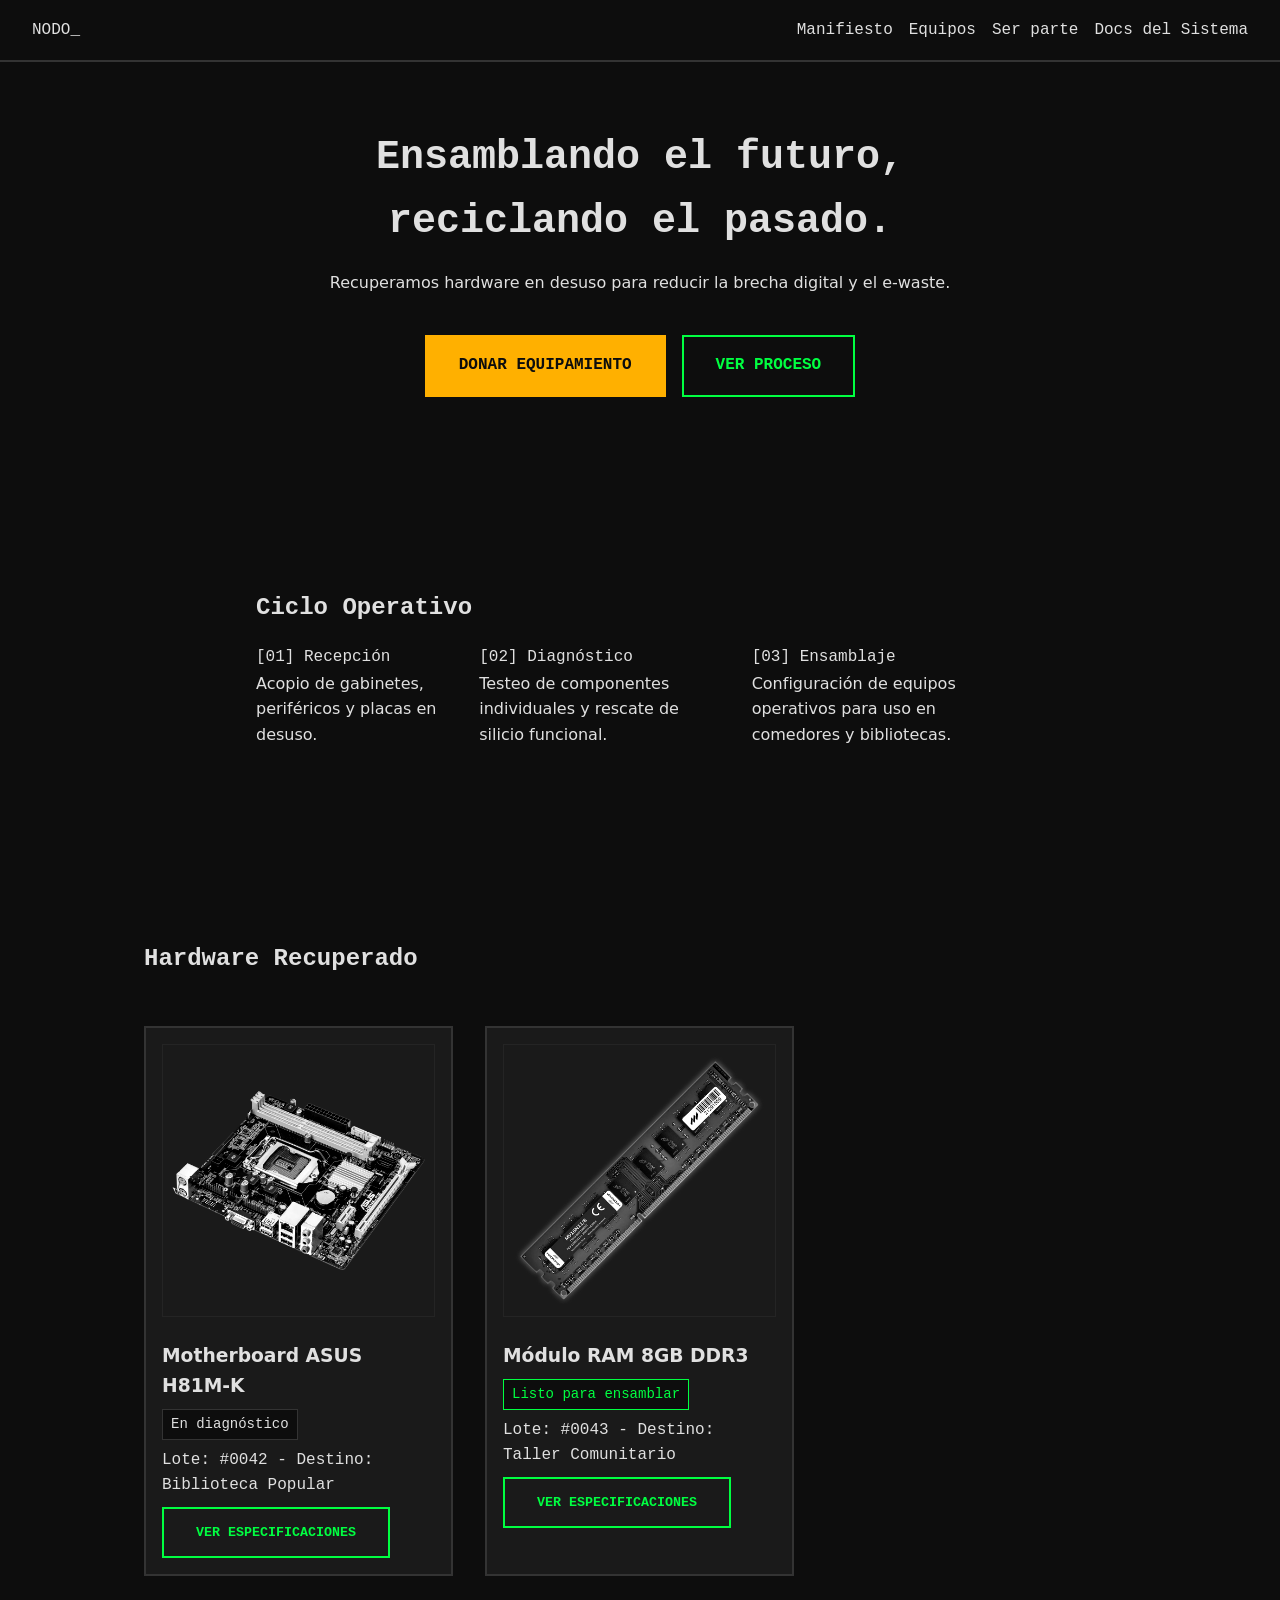
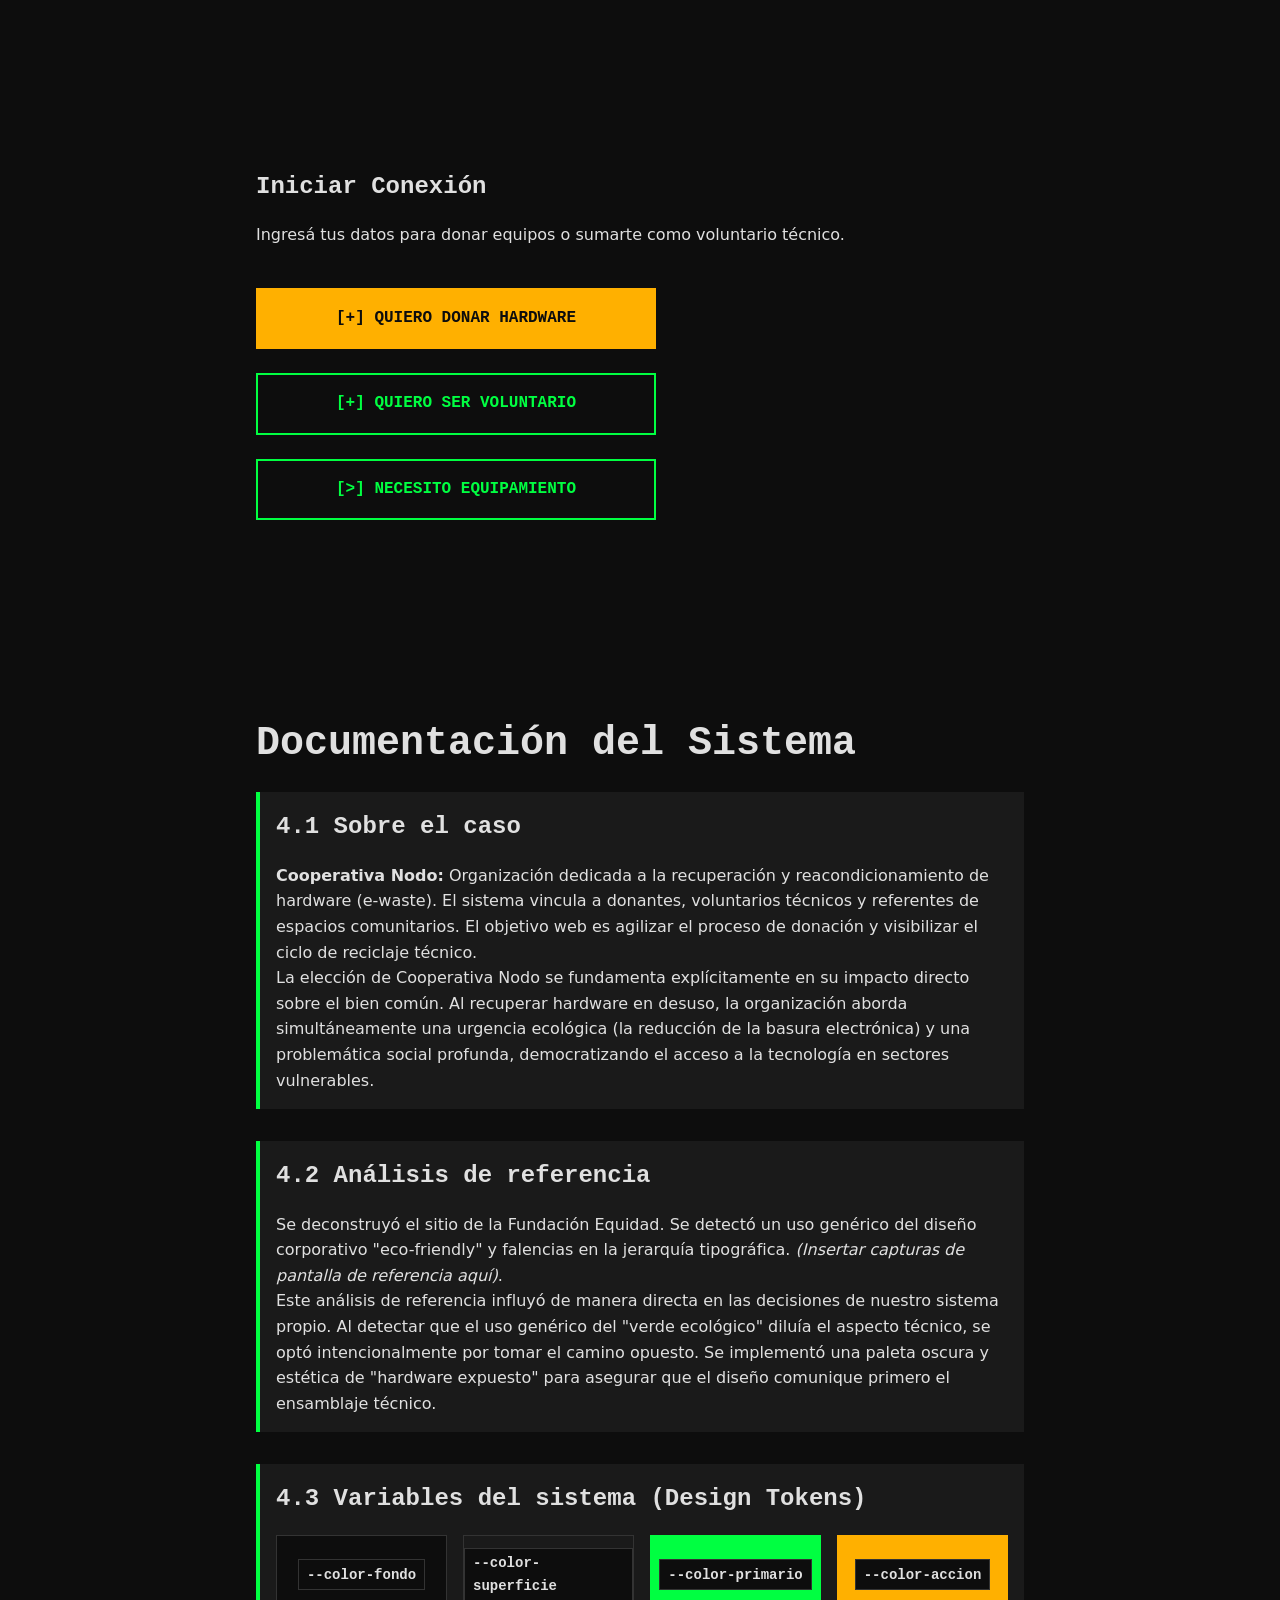
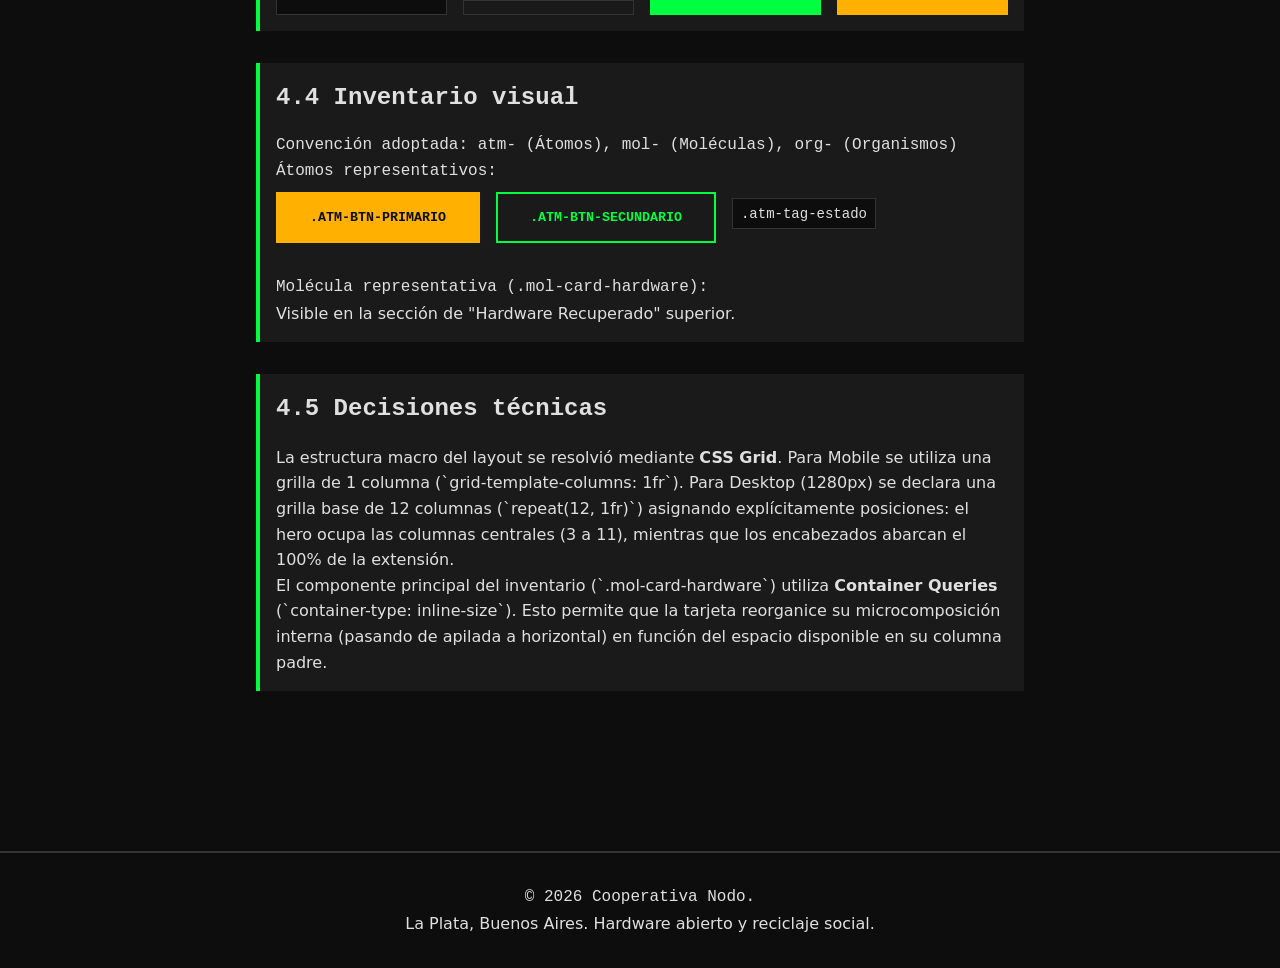
<file: index.html>
<!DOCTYPE html>
<html lang="es">
<head>
    <meta charset="UTF-8">
    <meta name="viewport" content="width=device-width, initial-scale=1.0">
    <title>Cooperativa Nodo | Reciclaje de Hardware</title>
    <link rel="stylesheet" href="Style.css">
</head>
<body>

    <header class="org-header-consola">
        <div class="logo-txt">
            <span class="atm-txt-codigo">NODO_</span>
        </div>
        <nav aria-label="Navegación principal">
            <ul>
                <li><a href="#manifiesto">Manifiesto</a></li>
                <li><a href="#inventario">Equipos</a></li>
                <li><a href="#participar">Ser parte</a></li>
                <li><a href="#documentacion">Docs del Sistema</a></li>
            </ul>
        </nav>
    </header>

    <main>

        <section class="org-hero-impacto" aria-labelledby="titulo-hero">
            <h1 id="titulo-hero" class="atm-titulo-display">Ensamblando el futuro, reciclando el pasado.</h1>
            <p>Recuperamos hardware en desuso para reducir la brecha digital y el e-waste.</p>
            <div class="acciones-hero">
                <a href="#participar" class="atm-btn-primario">Donar Equipamiento</a>
                <a href="#manifiesto" class="atm-btn-secundario">Ver proceso</a>
            </div>
        </section>

        <section id="manifiesto" class="org-seccion-estandar" aria-labelledby="titulo-flujo">
            <h2 id="titulo-flujo" class="atm-titulo-grande">Ciclo Operativo</h2>
            
            <div class="mol-contenedor-flujo">
                <article class="item-flujo">
                    <span class="atm-txt-codigo">[01] Recepción</span>
                    <p>Acopio de gabinetes, periféricos y placas en desuso.</p>
                </article>
                <article class="item-flujo">
                    <span class="atm-txt-codigo">[02] Diagnóstico</span>
                    <p>Testeo de componentes individuales y rescate de silicio funcional.</p>
                </article>
                <article class="item-flujo">
                    <span class="atm-txt-codigo">[03] Ensamblaje</span>
                    <p>Configuración de equipos operativos para uso en comedores y bibliotecas.</p>
                </article>
            </div>
        </section>

        <section id="inventario" class="org-grid-inventario" aria-labelledby="titulo-inventario">
            <h2 id="titulo-inventario" class="atm-titulo-grande" style="grid-column: 1 / -1;">Hardware Recuperado</h2>
            
            <!-- Molécula 1 -->
            <article class="mol-card-hardware">
                <div class="card-visual">
                    <img src="Imgs/w185.png"Placa madre rescatada class="img-tecnica">
                </div>
                <div class="card-datos">
                    <h3 class="titulo-base">Motherboard ASUS H81M-K</h3>
                    <span class="atm-tag-estado">En diagnóstico</span>
                    <p class="atm-txt-codigo">Lote: #0042 - Destino: Biblioteca Popular</p>
                    <button class="atm-btn-secundario js-abrir-specs" 
                        data-titulo="ASUS H81M-K" 
                        data-info="> SOCKET: LGA 1150 [INTEL]<br>> MEMORIA_MAX: 16GB DDR3 (2 slots)<br>> ESTADO_CAPACITORES: OK<br>> PUERTOS_I/O: USB_FRONTAL FALLANDO - RESTO OK<br>> DIAGNOSTICO: Apto para ensamblaje ofimático.">
                        Ver especificaciones
                    </button>
                </div>
            </article>

            <!-- Molécula 2 -->
            <article class="mol-card-hardware">
                <div class="card-visual">
                    <img src="Imgs/RAM.png"Módulo de memoria RAM class="img-tecnica">
                </div>
                <div class="card-datos">
                    <h3 class="titulo-base">Módulo RAM 8GB DDR3</h3>
                    <span class="atm-tag-estado tag-listo">Listo para ensamblar</span>
                    <p class="atm-txt-codigo">Lote: #0043 - Destino: Taller Comunitario</p>
                    <button class="atm-btn-secundario js-abrir-specs" 
                        data-titulo="RAM 8GB DDR3" 
                        data-info="> TIPO: DIMM DDR3<br>> VELOCIDAD: 1600 MHz<br>> TEST_INTEGRIDAD: MEMTEST86 (PASS)<br>> SECTORES_DAÑADOS: 0<br>> DIAGNOSTICO: Listo para asignación inmediata.">
                        Ver especificaciones
                    </button>
                </div>
            </article>

        </section>

        <section id="participar" class="org-seccion-estandar" aria-labelledby="titulo-participar">
            <h2 id="titulo-participar" class="atm-titulo-grande">Iniciar Conexión</h2>
            <p>Ingresá tus datos para donar equipos o sumarte como voluntario técnico.</p>
            
            <div style="display: flex; flex-direction: column; gap: var(--separacion-componente); max-width: 400px; margin-top: var(--separacion-modulo);">
    <a href="donar-hardware.html" class="atm-btn-primario" style="text-align: center;">[+] Quiero donar hardware</a>
    <a href="voluntario.html" class="atm-btn-secundario" style="text-align: center;">[+] Quiero ser voluntario</a>
    <a href="solicitar-equipo.html" class="atm-btn-secundario" style="text-align: center;">[>] Necesito equipamiento</a>
</div>
        </section>

       <section id="documentacion" class="org-seccion-estandar" aria-labelledby="titulo-docs">
            <h2 id="titulo-docs" class="atm-titulo-display">Documentación del Sistema</h2>
            
            <article class="doc-bloque">
                <h3 class="atm-titulo-grande">4.1 Sobre el caso</h3>
                <p><strong>Cooperativa Nodo:</strong> Organización dedicada a la recuperación y reacondicionamiento de hardware (e-waste). El sistema vincula a donantes, voluntarios técnicos y referentes de espacios comunitarios. El objetivo web es agilizar el proceso de donación y visibilizar el ciclo de reciclaje técnico.</p>
                <p>La elección de Cooperativa Nodo se fundamenta explícitamente en su impacto directo sobre el bien común. Al recuperar hardware en desuso, la organización aborda simultáneamente una urgencia ecológica (la reducción de la basura electrónica) y una problemática social profunda, democratizando el acceso a la tecnología en sectores vulnerables.</p>
            </article>

            <article class="doc-bloque">
                <h3 class="atm-titulo-grande">4.2 Análisis de referencia</h3>
                <p>Se deconstruyó el sitio de la Fundación Equidad. Se detectó un uso genérico del diseño corporativo "eco-friendly" y falencias en la jerarquía tipográfica. <em>(Insertar capturas de pantalla de referencia aquí)</em>.</p>
                <p>Este análisis de referencia influyó de manera directa en las decisiones de nuestro sistema propio. Al detectar que el uso genérico del "verde ecológico" diluía el aspecto técnico, se optó intencionalmente por tomar el camino opuesto. Se implementó una paleta oscura y estética de "hardware expuesto" para asegurar que el diseño comunique primero el ensamblaje técnico.</p>
            </article>

            <article class="doc-bloque">
                <h3 class="atm-titulo-grande">4.3 Variables del sistema (Design Tokens)</h3>
                <div class="muestras-grid">
                    <div class="muestra-color" style="background-color: var(--color-fondo); border: 1px solid var(--color-borde);">
                        <span class="atm-tag-estado">--color-fondo</span>
                    </div>
                    <div class="muestra-color" style="background-color: var(--color-superficie); border: 1px solid var(--color-borde);">
                        <span class="atm-tag-estado">--color-superficie</span>
                    </div>
                    <div class="muestra-color" style="background-color: var(--color-primario); color: var(--color-fondo);">
                        <span class="atm-tag-estado">--color-primario</span>
                    </div>
                    <div class="muestra-color" style="background-color: var(--color-accion); color: var(--color-fondo);">
                        <span class="atm-tag-estado">--color-accion</span>
                    </div>
                </div>
            </article>

            <article class="doc-bloque">
                <h3 class="atm-titulo-grande">4.4 Inventario visual</h3>
                <p class="atm-txt-codigo">Convención adoptada: atm- (Átomos), mol- (Moléculas), org- (Organismos)</p>
                <p class="atm-txt-codigo">Átomos representativos:</p>
                <div style="display: flex; gap: 1rem; margin-bottom: 2rem; align-items: center;">
                    <button class="atm-btn-primario">.atm-btn-primario</button>
                    <button class="atm-btn-secundario">.atm-btn-secundario</button>
                    <span class="atm-tag-estado">.atm-tag-estado</span>
                </div>
                
                <p class="atm-txt-codigo">Molécula representativa (.mol-card-hardware):</p>
                <p>Visible en la sección de "Hardware Recuperado" superior.</p>
            </article>

            <article class="doc-bloque">
                <h3 class="atm-titulo-grande">4.5 Decisiones técnicas</h3>
                <p>La estructura macro del layout se resolvió mediante <strong>CSS Grid</strong>. Para Mobile se utiliza una grilla de 1 columna (`grid-template-columns: 1fr`). Para Desktop (1280px) se declara una grilla base de 12 columnas (`repeat(12, 1fr)`) asignando explícitamente posiciones: el hero ocupa las columnas centrales (3 a 11), mientras que los encabezados abarcan el 100% de la extensión.</p>
                
                <p>El componente principal del inventario (`.mol-card-hardware`) utiliza <strong>Container Queries</strong> (`container-type: inline-size`). Esto permite que la tarjeta reorganice su microcomposición interna (pasando de apilada a horizontal) en función del espacio disponible en su columna padre.</p>
            </article>
        </section>

       <!-- Modal Especificaciones Técnicas Dinámico -->
    <div id="modal-especificaciones" class="mol-modal-overlay">
        <div class="mol-modal-contenido" style="text-align: left;">
            <h3 class="atm-titulo-grande" style="color: var(--color-primario); text-align: center;">[ SYS_DATA_READ ]</h3>
            
            <h4 id="specs-titulo" style="color: var(--color-texto); text-align: center; font-family: 'Courier New', monospace; margin-top: var(--separacion-minima);">COMPONENTE</h4>

            <!-- Pantalla simulada de consola -->
            <div style="margin: var(--separacion-componente) 0; padding: var(--separacion-componente); background-color: #000; border: 1px solid var(--color-borde); color: var(--color-primario); font-family: 'Courier New', monospace; font-size: var(--texto-metadato);">
                <p>> RUNNING DIAGNOSTIC...</p>
                <div id="specs-contenido" style="margin-top: 10px;">
                    <!-- La info dinámica va a aparecer acá -->
                </div>
                <span class="anim-blink">_</span>
            </div>
            
            <div style="text-align: center;">
                <button id="btn-cerrar-specs" class="atm-btn-primario">Cerrar Terminal</button>
            </div>
        </div>
    </div>

    <script>
        document.addEventListener('DOMContentLoaded', function() {
            const botonesSpecs = document.querySelectorAll('.js-abrir-specs');
            const modalSpecs = document.getElementById('modal-especificaciones');
            const btnCerrar = document.getElementById('btn-cerrar-specs');
            
            // Elementos donde vamos a inyectar el texto
            const tituloDestino = document.getElementById('specs-titulo');
            const contenidoDestino = document.getElementById('specs-contenido');

            botonesSpecs.forEach(function(boton) {
                boton.addEventListener('click', function(e) {
                    e.preventDefault();
                    
                    // Extraemos la información de los data-attributes
                    const titulo = boton.getAttribute('data-titulo');
                    const info = boton.getAttribute('data-info');
                    
                    // Inyectamos la info en el modal
                    tituloDestino.textContent = "COMPONENTE: " + titulo;
                    contenidoDestino.innerHTML = info; // Usamos innerHTML para que lea los <br>
                    
                    // Mostramos el modal
                    modalSpecs.style.display = 'flex';
                });
            });

            if (btnCerrar) {
                btnCerrar.addEventListener('click', function(e) {
                    e.preventDefault();
                    modalSpecs.style.display = 'none';
                });
            }
        });
    </script>
    </main>

    <footer class="org-footer-sistema">
        <div class="footer-info">
            <p class="atm-txt-codigo">&copy; 2026 Cooperativa Nodo.</p>
            <p>La Plata, Buenos Aires. Hardware abierto y reciclaje social.</p>
        </div>
    </footer>

</body>
</html>
</file>
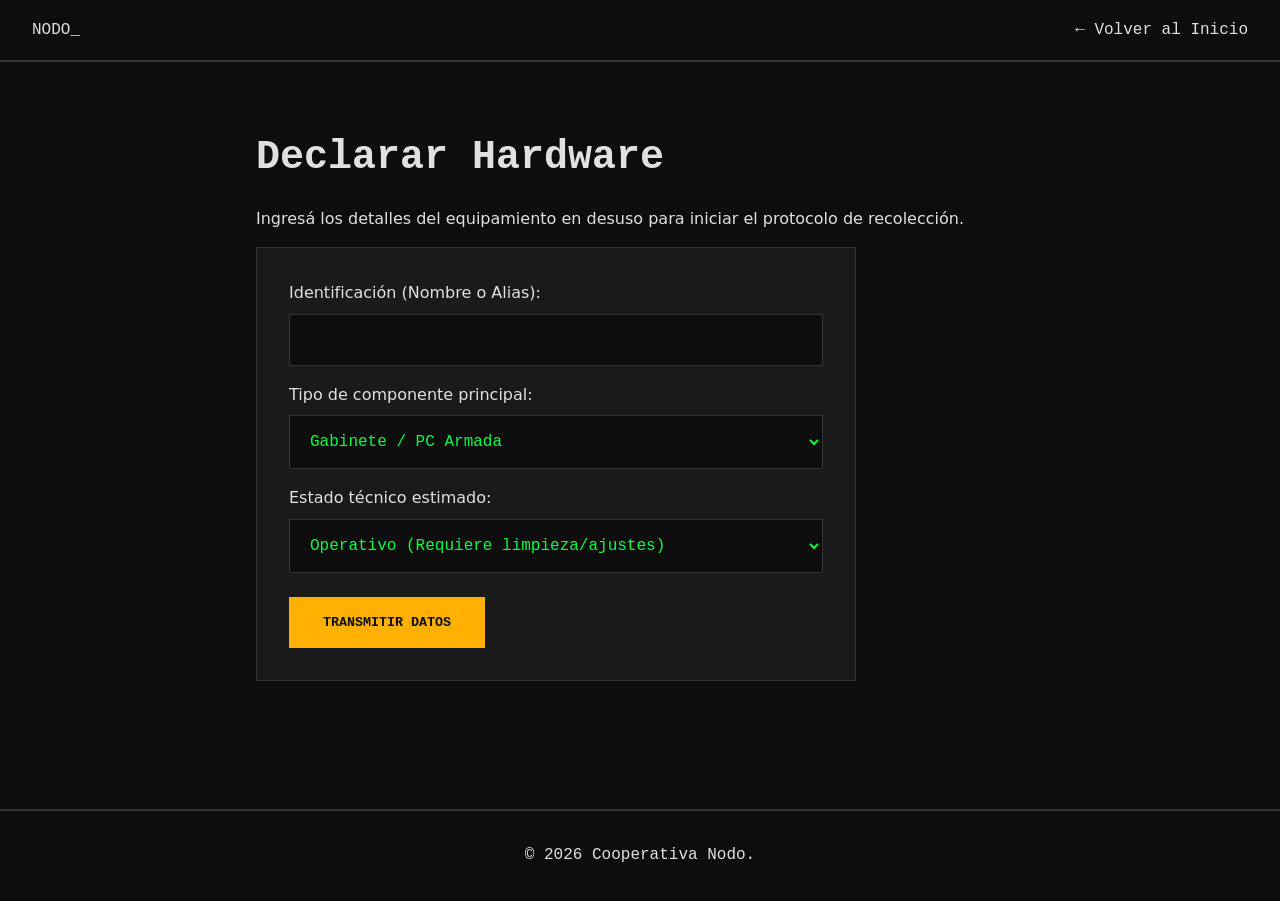
<file: donar-hardware.html>
<!DOCTYPE html>
<html lang="es">
<head>
    <meta charset="UTF-8">
    <meta name="viewport" content="width=device-width, initial-scale=1.0">
    <title>Donar Hardware | Cooperativa Nodo</title>
    <link rel="stylesheet" href="Style.css">
</head>
<body>

    <header class="org-header-consola">
        <div class="logo-txt">
            <span class="atm-txt-codigo">NODO_</span>
        </div>
        <nav aria-label="Navegación principal">
            <ul>
                <li><a href="index.html">← Volver al Inicio</a></li>
            </ul>
        </nav>
    </header>

    <main>
        <section class="org-seccion-estandar">
            <h1 class="atm-titulo-display">Declarar Hardware</h1>
            <p>Ingresá los detalles del equipamiento en desuso para iniciar el protocolo de recolección.</p>
            
            <form class="mol-formulario-ingreso">
                <div class="mol-form-grupo">
                    <label for="nombre">Identificación (Nombre o Alias):</label>
                    <input type="text" id="nombre" name="nombre" class="atm-input-terminal" required>
                </div>

                <div class="mol-form-grupo">
                    <label for="tipo-hardware">Tipo de componente principal:</label>
                    <select id="tipo-hardware" name="tipo-hardware" class="atm-input-terminal">
                        <option value="gabinete">Gabinete / PC Armada</option>
                        <option value="placa">Placa Madre / Placa de Video</option>
                        <option value="periferico">Periféricos (Monitor, Teclado)</option>
                        <option value="lote">Lote mixto (Varios componentes)</option>
                    </select>
                </div>

                <div class="mol-form-grupo">
                    <label for="estado">Estado técnico estimado:</label>
                    <select id="estado" name="estado" class="atm-input-terminal">
                        <option value="funciona">Operativo (Requiere limpieza/ajustes)</option>
                        <option value="falla">Con fallas (Para rescate de piezas)</option>
                        <option value="desconocido">Desconocido</option>
                    </select>
                </div>

                <button type="submit" class="atm-btn-primario">Transmitir Datos</button>
            </form>
        </section>
    </main>

    <footer class="org-footer-sistema">
        <div class="footer-info">
            <p class="atm-txt-codigo">&copy; 2026 Cooperativa Nodo.</p>
        </div>
    </footer>

    <!-- Modal Donación -->
    <div id="modal-exito" class="mol-modal-overlay">
        <div class="mol-modal-contenido">
            <h3 class="atm-titulo-grande" style="color: var(--color-primario);">[ RECEPCIÓN CONFIRMADA ]</h3>
            <img src="gif-donacion.svg" alt="Hardware escaneado">
            <p>Gracias por aportar al sistema. Los datos de tu hardware fueron procesados. Un operador se pondrá en contacto para coordinar la extracción.</p>
            <a href="index.html" class="atm-btn-primario" style="margin-top: var(--separacion-componente); display: inline-block;">Volver al Inicio</a>
        </div>
    </div>

    <script>
        document.addEventListener('DOMContentLoaded', function() {
            var form = document.querySelector('.mol-formulario-ingreso');
            if (form) {
                form.addEventListener('submit', function(e) {
                    e.preventDefault();
                    e.stopPropagation();
                    document.getElementById('modal-exito').style.display = 'flex';
                    return false;
                });
            }
        });
    </script>

</body>
</html>
</file>
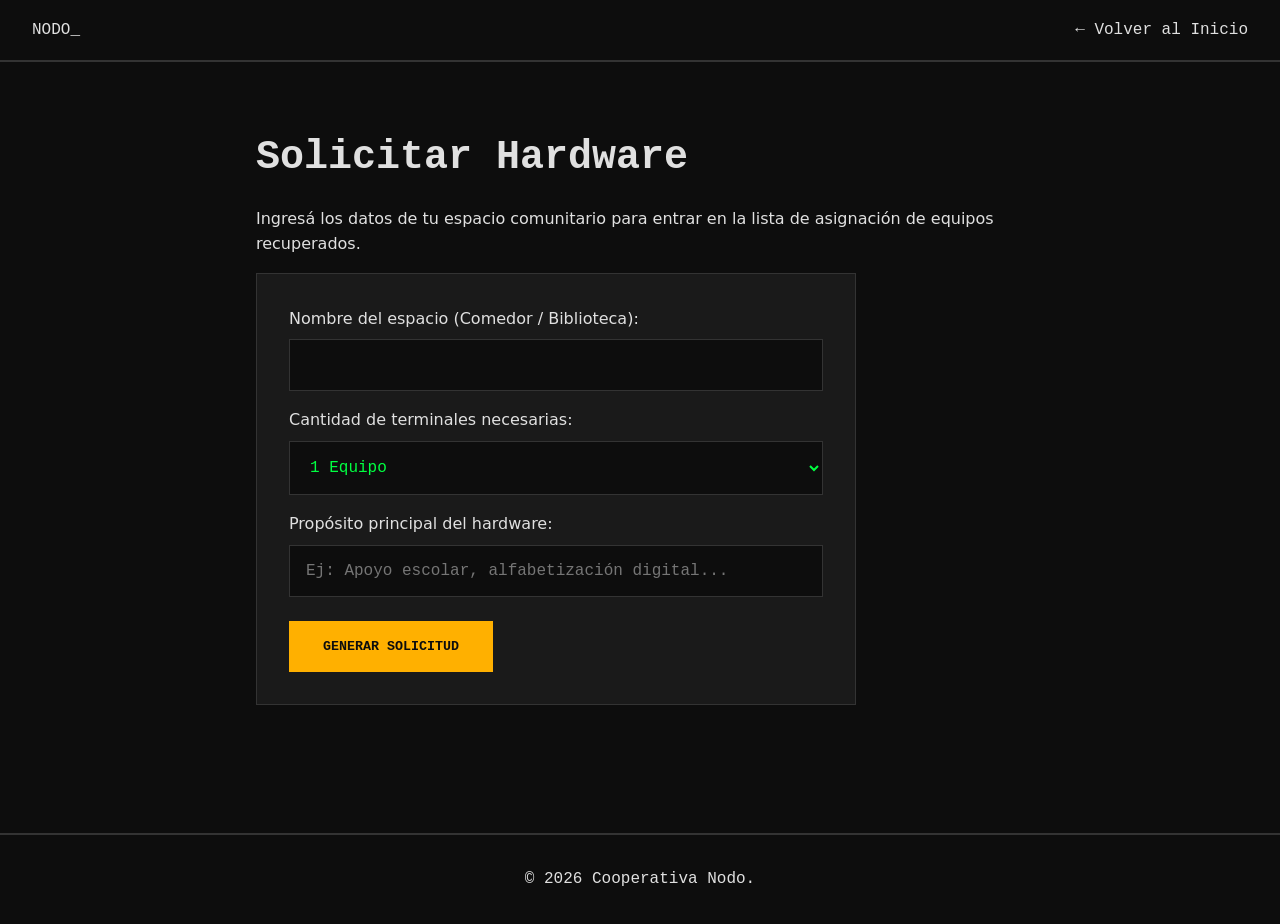
<file: solicitar-equipo.html>
<!DOCTYPE html>
<html lang="es">
<head>
    <meta charset="UTF-8">
    <meta name="viewport" content="width=device-width, initial-scale=1.0">
    <title>Solicitar Equipamiento | Cooperativa Nodo</title>
    <link rel="stylesheet" href="Style.css">
</head>
<body>

    <header class="org-header-consola">
        <div class="logo-txt">
            <span class="atm-txt-codigo">NODO_</span>
        </div>
        <nav aria-label="Navegación principal">
            <ul>
                <li><a href="index.html">← Volver al Inicio</a></li>
            </ul>
        </nav>
    </header>

    <main>
        <section class="org-seccion-estandar">
            <h1 class="atm-titulo-display">Solicitar Hardware</h1>
            <p>Ingresá los datos de tu espacio comunitario para entrar en la lista de asignación de equipos recuperados.</p>
            
            <form class="mol-formulario-ingreso">
                <div class="mol-form-grupo">
                    <label for="espacio">Nombre del espacio (Comedor / Biblioteca):</label>
                    <input type="text" id="espacio" name="espacio" class="atm-input-terminal" required>
                </div>

                <div class="mol-form-grupo">
                    <label for="cantidad">Cantidad de terminales necesarias:</label>
                    <select id="cantidad" name="cantidad" class="atm-input-terminal">
                        <option value="1">1 Equipo</option>
                        <option value="2-3">2 a 3 Equipos</option>
                        <option value="4+">Más de 4 Equipos (Requiere visita técnica)</option>
                    </select>
                </div>

                <div class="mol-form-grupo">
                    <label for="uso">Propósito principal del hardware:</label>
                    <input type="text" id="uso" name="uso" class="atm-input-terminal" placeholder="Ej: Apoyo escolar, alfabetización digital..." required>
                </div>

                <button type="submit" class="atm-btn-primario">Generar Solicitud</button>
            </form>
        </section>
    </main>

    <footer class="org-footer-sistema">
        <div class="footer-info">
            <p class="atm-txt-codigo">&copy; 2026 Cooperativa Nodo.</p>
        </div>
    </footer>

    <!-- Modal Solicitud -->
    <div id="modal-exito" class="mol-modal-overlay">
        <div class="mol-modal-contenido">
            <h3 class="atm-titulo-grande" style="color: var(--color-texto);">[ SOLICITUD ENVIADA ]</h3>
            <img src="gif-solicitud.svg" alt="Sistema procesando">
            <p>Petición ingresada. Tu espacio comunitario está ahora en la cola de asignación de hardware. Analizaremos el inventario disponible.</p>
            <a href="index.html" class="atm-btn-primario" style="margin-top: var(--separacion-componente); display: inline-block;">Volver al Inicio</a>
        </div>
    </div>

    <script>
        document.addEventListener('DOMContentLoaded', function() {
            var form = document.querySelector('.mol-formulario-ingreso');
            if (form) {
                form.addEventListener('submit', function(e) {
                    e.preventDefault();
                    e.stopPropagation();
                    document.getElementById('modal-exito').style.display = 'flex';
                    return false;
                });
            }
        });
    </script>

</body>
</html>
</file>
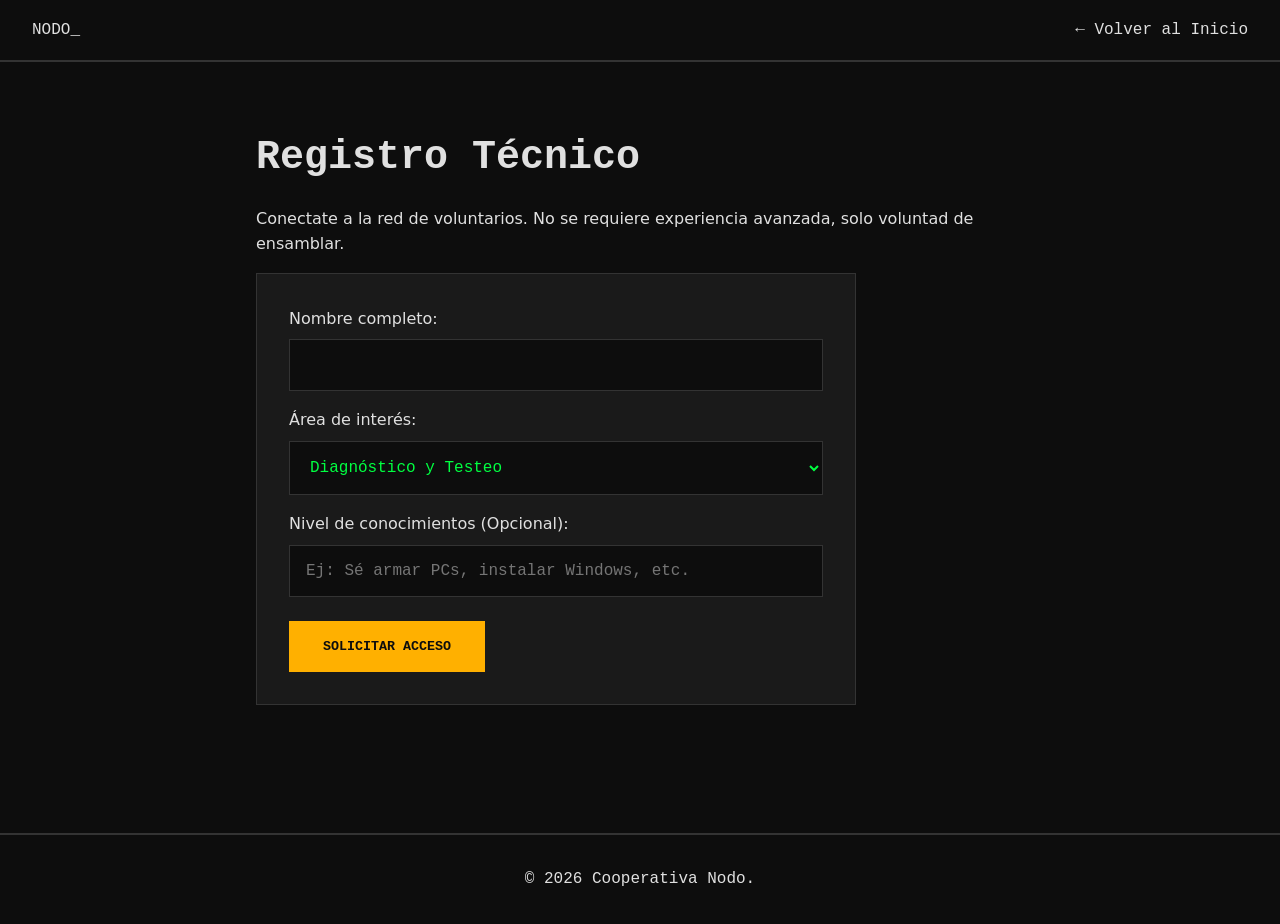
<file: voluntario.html>
<!DOCTYPE html>
<html lang="es">
<head>
    <meta charset="UTF-8">
    <meta name="viewport" content="width=device-width, initial-scale=1.0">
    <title>Ser Voluntario | Cooperativa Nodo</title>
    <link rel="stylesheet" href="Style.css">
</head>
<body>

    <header class="org-header-consola">
        <div class="logo-txt">
            <span class="atm-txt-codigo">NODO_</span>
        </div>
        <nav aria-label="Navegación principal">
            <ul>
                <li><a href="index.html">← Volver al Inicio</a></li>
            </ul>
        </nav>
    </header>

    <main>
        <section class="org-seccion-estandar">
            <h1 class="atm-titulo-display">Registro Técnico</h1>
            <p>Conectate a la red de voluntarios. No se requiere experiencia avanzada, solo voluntad de ensamblar.</p>
            
            <form class="mol-formulario-ingreso">
                <div class="mol-form-grupo">
                    <label for="nombre">Nombre completo:</label>
                    <input type="text" id="nombre" name="nombre" class="atm-input-terminal" required>
                </div>

                <div class="mol-form-grupo">
                    <label for="area">Área de interés:</label>
                    <select id="area" name="area" class="atm-input-terminal">
                        <option value="diagnostico">Diagnóstico y Testeo</option>
                        <option value="ensamblaje">Ensamblaje de Equipos</option>
                        <option value="logistica">Logística y Recolección</option>
                    </select>
                </div>

                <div class="mol-form-grupo">
                    <label for="experiencia">Nivel de conocimientos (Opcional):</label>
                    <input type="text" id="experiencia" name="experiencia" class="atm-input-terminal" placeholder="Ej: Sé armar PCs, instalar Windows, etc.">
                </div>

                <button type="submit" class="atm-btn-primario">Solicitar Acceso</button>
            </form>
        </section>
    </main>

    <footer class="org-footer-sistema">
        <div class="footer-info">
            <p class="atm-txt-codigo">&copy; 2026 Cooperativa Nodo.</p>
        </div>
    </footer>

    <!-- Modal Voluntario -->
    <div id="modal-exito" class="mol-modal-overlay">
        <div class="mol-modal-contenido">
            <h3 class="atm-titulo-grande" style="color: var(--color-accion);">[ ACCESO OTORGADO ]</h3>
            <img src="gif-voluntario.svg"lt="Código en terminal">
            <p>Bienvenido a la red. Tu perfil técnico ha sido registrado en nuestra base de datos. Pronto recibirás las coordenadas de ensamblaje.</p>
            <a href="index.html" class="atm-btn-primario" style="margin-top: var(--separacion-componente); display: inline-block;">Volver al Inicio</a>
        </div>
    </div>

    <script>
        document.addEventListener('DOMContentLoaded', function() {
            var form = document.querySelector('.mol-formulario-ingreso');
            if (form) {
                form.addEventListener('submit', function(e) {
                    e.preventDefault();
                    e.stopPropagation();
                    document.getElementById('modal-exito').style.display = 'flex';
                    return false;
                });
            }
        });
    </script>

</body>
</html>
</file>
<file: Style.css>
/* 
   1. VARIABLES DE SISTEMA (Design Tokens con Nomenclatura Semántica)
*/
:root {
  /* Colores */
  --color-fondo: #0D0D0D; 
  --color-superficie: #1A1A1A; 
  --color-texto: #E0E0E0; 
  --color-primario: #00FF41; 
  --color-accion: #FFB000; 
  --color-borde: #333333; 

  /* Tipografía */
  --texto-metadato: 0.875rem; 
  --texto-lectura: 1rem;        
  --texto-subtitulo: 1.5rem;    
  --texto-hero: 2.5rem;     

  /* Espaciado */
  --separacion-minima: 0.5rem;     
  --separacion-componente: 1rem;       
  --separacion-modulo: 2rem;       
  --separacion-seccion: 4rem;       
}

/* 
   2. RESETEO Y ESTILOS BASE
 */
* {
  box-sizing: border-box;
  margin: 0;
  padding: 0;
}

body {
  background-color: var(--color-fondo);
  color: var(--color-texto);
  font-family: system-ui, -apple-system, sans-serif;
  line-height: 1.6;
}

/* Tipografía Monoespaciada para datos técnicos */
.atm-txt-codigo, .atm-titulo-display, .atm-titulo-grande {
  font-family: 'Courier New', Courier, monospace;
}

.atm-titulo-display {
  font-size: var(--texto-hero);
  margin-bottom: var(--separacion-componente);
}

.atm-titulo-grande {
  font-size: var(--texto-subtitulo);
  margin-bottom: var(--separacion-componente);
}

/* 
   3. MACROCOMPOSICIÓN (CSS Grid Explícito - 12 Columnas en Desktop)
 */
body {
  display: grid;
  grid-template-columns: 1fr; /* Mobile First: 1 sola columna */
  min-height: 100vh;
}

main {
  display: grid;
  grid-template-columns: 1fr;
  gap: var(--separacion-seccion);
}

section {
  padding: var(--separacion-seccion) var(--separacion-modulo);
}

.org-header-consola {
  padding: var(--separacion-componente) var(--separacion-modulo);
}

/* Desktop (1280px) - Grilla de 12 Columnas explícita */
@media (min-width: 1280px) {
  body {
    grid-template-columns: repeat(12, 1fr);
  }
  
  .org-header-consola {
    grid-column: 1 / -1; /* Ocupa las 12 columnas */
  }
  
  main {
    grid-column: 1 / -1;
    grid-template-columns: repeat(12, 1fr);
  }
  
  .org-hero-impacto {
    grid-column: 3 / 11; /* Ocupa el centro, deja margen */
    text-align: center;
  }
  
  .org-seccion-estandar {
    grid-column: 3 / 11;
  }
  
  .org-grid-inventario {
    grid-column: 2 / 12;
  }

  .org-footer-sistema {
    grid-column: 1 / -1;
  }
}

/* 
   Comportamiento Interno de la Grilla de Inventario 
*/
.org-grid-inventario {
  display: grid;
  grid-template-columns: 1fr;
  gap: var(--separacion-modulo);
}

@media (min-width: 768px) {
  .org-grid-inventario {
    grid-template-columns: repeat(2, 1fr);
  }
}

@media (min-width: 1280px) {
  .org-grid-inventario {
    grid-template-columns: repeat(3, 1fr); /* 3 tarjetas por fila adentro de su contenedor */
  }
}

/* 
   4. COMPONENTES Y CONTAINER QUERIES (Moléculas)
 */
.mol-card-hardware {
  container-type: inline-size;
  container-name: tarjeta;
  
  background-color: var(--color-superficie);
  border: 2px solid var(--color-borde);
  padding: var(--separacion-componente);
  
  display: flex;
  flex-direction: column;
  gap: var(--separacion-componente);
}

.card-visual img {
  width: 100%;
  height: auto;
  border: 1px solid var(--color-borde);
  filter: grayscale(100%) contrast(120%); 
}

/* Container Query para la Molécula */
@container tarjeta (min-width: 400px) {
  .mol-card-hardware {
    display: grid;
    grid-template-columns: 150px 1fr;
    align-items: center;
  }
  
  .card-visual img {
    height: 100%;
    object-fit: cover;
  }
}

/* Contenedor del ciclo operativo */
.mol-contenedor-flujo {
  display: flex;
  flex-direction: column;
  gap: var(--separacion-modulo);
}
@media (min-width: 768px) {
  .mol-contenedor-flujo {
    flex-direction: row;
    justify-content: space-between;
  }
}

/* 
   5. ÁTOMOS (Botones y Tags)
 */
.atm-btn-primario, .atm-btn-secundario {
  display: inline-block;
  padding: var(--separacion-componente) var(--separacion-modulo);
  font-family: 'Courier New', Courier, monospace;
  font-weight: bold;
  text-decoration: none;
  text-transform: uppercase;
  cursor: pointer;
  border-radius: 0; 
  transition: all 0.2s ease;
  margin-top: var(--separacion-minima);
}

.atm-btn-primario {
  background-color: var(--color-accion);
  color: var(--color-fondo);
  border: 2px solid var(--color-accion);
}

.atm-btn-primario:hover {
  background-color: transparent;
  color: var(--color-accion);
}

.atm-btn-secundario {
  background-color: transparent;
  color: var(--color-primario);
  border: 2px solid var(--color-primario);
}

.atm-btn-secundario:hover {
  background-color: var(--color-primario);
  color: var(--color-fondo);
}

.atm-tag-estado {
  display: inline-table;
  font-size: var(--texto-metadato);
  background-color: var(--color-fondo);
  color: var(--color-texto);
  border: 1px solid var(--color-borde);
  padding: 0.2rem 0.5rem;
  font-family: 'Courier New', Courier, monospace;
  margin: var(--separacion-minima) 0;
}

.tag-listo {
  color: var(--color-primario);
  border-color: var(--color-primario);
}

/* 
   6. FORMULARIOS (Moléculas y Átomos)
 */
.mol-formulario-ingreso {
  background-color: var(--color-superficie);
  padding: var(--separacion-modulo);
  border: 1px solid var(--color-borde);
  max-width: 600px;
  margin-top: var(--separacion-componente);
}

.mol-form-grupo {
  display: flex;
  flex-direction: column;
  margin-bottom: var(--separacion-componente);
  gap: var(--separacion-minima);
}

.atm-input-terminal {
  background-color: var(--color-fondo);
  color: var(--color-primario);
  border: 1px solid var(--color-borde);
  padding: var(--separacion-componente);
  font-family: 'Courier New', Courier, monospace;
  font-size: var(--texto-lectura);
}

.atm-input-terminal:focus {
  outline: none;
  border-color: var(--color-primario);
  box-shadow: inset 0 0 5px rgba(0, 255, 65, 0.2);
}

/*
   7. ENCABEZADO Y FOOTER (Organismos)
*/
.org-header-consola {
  display: flex;
  justify-content: space-between;
  align-items: center;
  border-bottom: 2px solid var(--color-borde);
  background-color: var(--color-fondo);
}

.org-header-consola ul {
  display: flex;
  list-style: none;
  gap: var(--separacion-modulo);
}

.org-header-consola a {
  color: var(--color-texto);
  text-decoration: none;
  font-family: 'Courier New', Courier, monospace;
}

.org-header-consola a:hover {
  color: var(--color-primario);
}

.org-footer-sistema {
  border-top: 2px solid var(--color-borde);
  padding: var(--separacion-modulo);
  text-align: center;
  margin-top: var(--separacion-seccion);
}

/* 
   8. DOCUMENTACIÓN INTEGRADA
 */
.doc-bloque {
  margin-bottom: var(--separacion-modulo);
  padding: var(--separacion-componente);
  border-left: 4px solid var(--color-primario);
  background-color: var(--color-superficie);
}

.muestras-grid {
  display: grid;
  grid-template-columns: repeat(auto-fit, minmax(150px, 1fr));
  gap: var(--separacion-componente);
  margin-top: var(--separacion-componente);
}

.muestra-color {
  height: 80px;
  display: flex;
  align-items: center;
  justify-content: center;
  font-weight: bold;
}
/* =========================================
   9. MODALES (Pop-ups de confirmación)
========================================= */
.mol-modal-overlay {
  display: none; /* Oculto por defecto */
  position: fixed;
  top: 0; left: 0; width: 100%; height: 100%;
  background-color: rgba(13, 13, 13, 0.9); /* Fondo oscuro semitransparente */
  z-index: 1000;
  justify-content: center;
  align-items: center;
}

.mol-modal-contenido {
  background-color: var(--color-superficie);
  border: 2px solid var(--color-primario);
  padding: var(--separacion-modulo);
  max-width: 450px;
  width: 90%;
  text-align: center;
  /* Sombra dura estilo brutalista */
  box-shadow: 8px 8px 0 var(--color-primario); 
}

.mol-modal-contenido img {
  width: 100%;
  height: 180px;
  object-fit: cover;
  border: 1px solid var(--color-borde);
  margin: var(--separacion-componente) 0;
  /* Mantenemos el filtro para que cualquier GIF encaje en la estética */
  filter: grayscale(100%) contrast(150%);
}
/* =========================================
   10. AJUSTES FINALES PARA MOBILE (Responsive)
========================================= */

/* Hacemos que el header apile el logo y el menú en celulares */
.org-header-consola {
  flex-direction: column;
  gap: var(--separacion-componente);
  text-align: center;
}

/* Permitimos que los enlaces del menú bajen de línea si no entran */
.org-header-consola ul {
  flex-wrap: wrap;
  justify-content: center;
  gap: 1rem; /* Achicamos el espacio entre links para mobile */
}

/* Agrupador de botones del hero y modales */
.acciones-hero {
  display: flex;
  flex-direction: column;
  gap: var(--separacion-componente);
  margin-top: var(--separacion-modulo);
}

/* Los botones ocupan el 100% del ancho en mobile para fácil tap */
.atm-btn-primario, .atm-btn-secundario {
  width: 100%;
  text-align: center;
  box-sizing: border-box;
}

/* 
   A partir de tablets (768px), restauramos el diseño horizontal 
*/
@media (min-width: 768px) {
  .org-header-consola {
    flex-direction: row;
    text-align: left;
  }
  
  .acciones-hero {
    flex-direction: row;
    justify-content: center;
  }

  .atm-btn-primario, .atm-btn-secundario {
    width: auto; /* Vuelven a su tamaño natural */
  }
}
/* Ajustes específicos para Formularios y Modales en Mobile */

.atm-input-terminal {
  width: 100%;
  box-sizing: border-box; /* Evita que el padding rompa el ancho de la caja */
}

/* Solo para pantallas chicas (hasta 767px) */
@media (max-width: 767px) {
  .mol-formulario-ingreso {
    /* Achicamos el padding interno para ganar espacio en pantallas angostas */
    padding: var(--separacion-componente);
    width: 100%;
    box-sizing: border-box;
  }
  
  .mol-modal-contenido {
    padding: var(--separacion-componente);
  }
  
  .mol-modal-contenido img {
    height: 120px; /* Reducimos la altura del GIF/SVG para que no ocupe toda la pantalla */
  }
}
</file>
